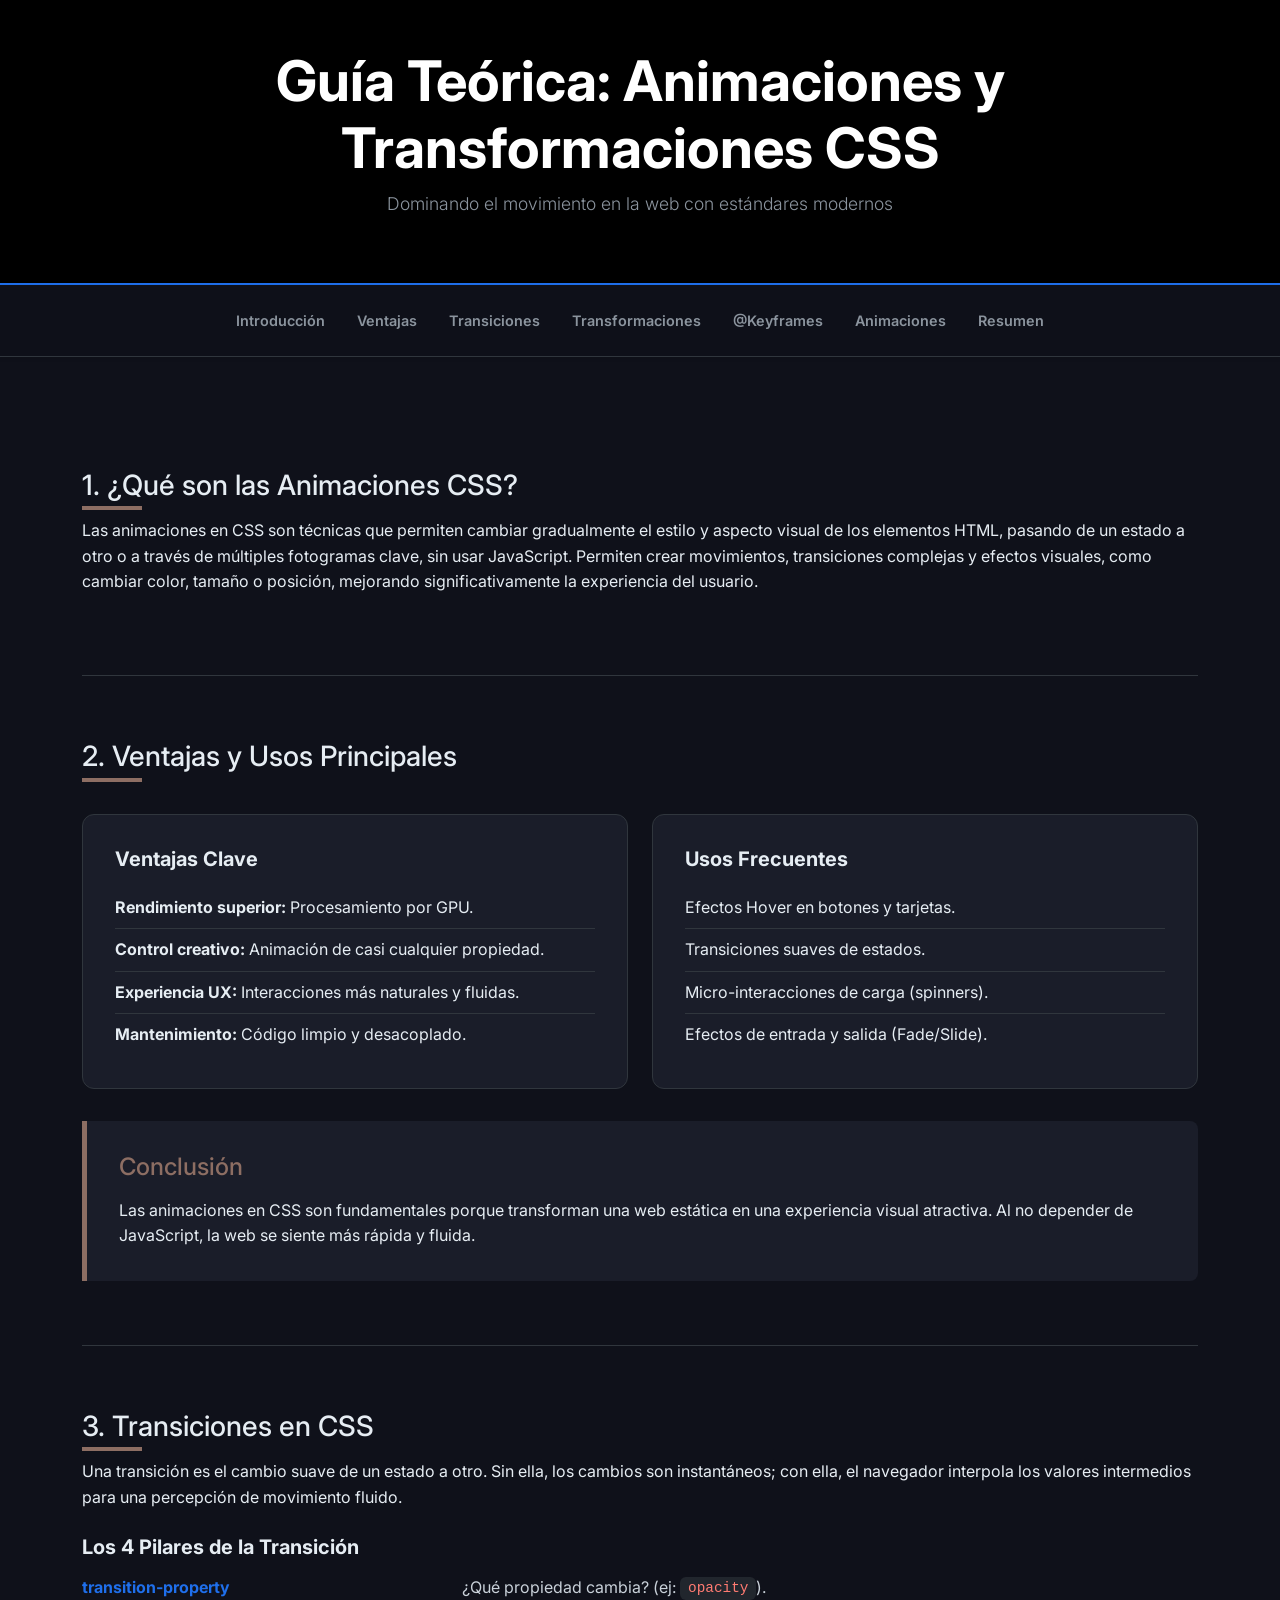
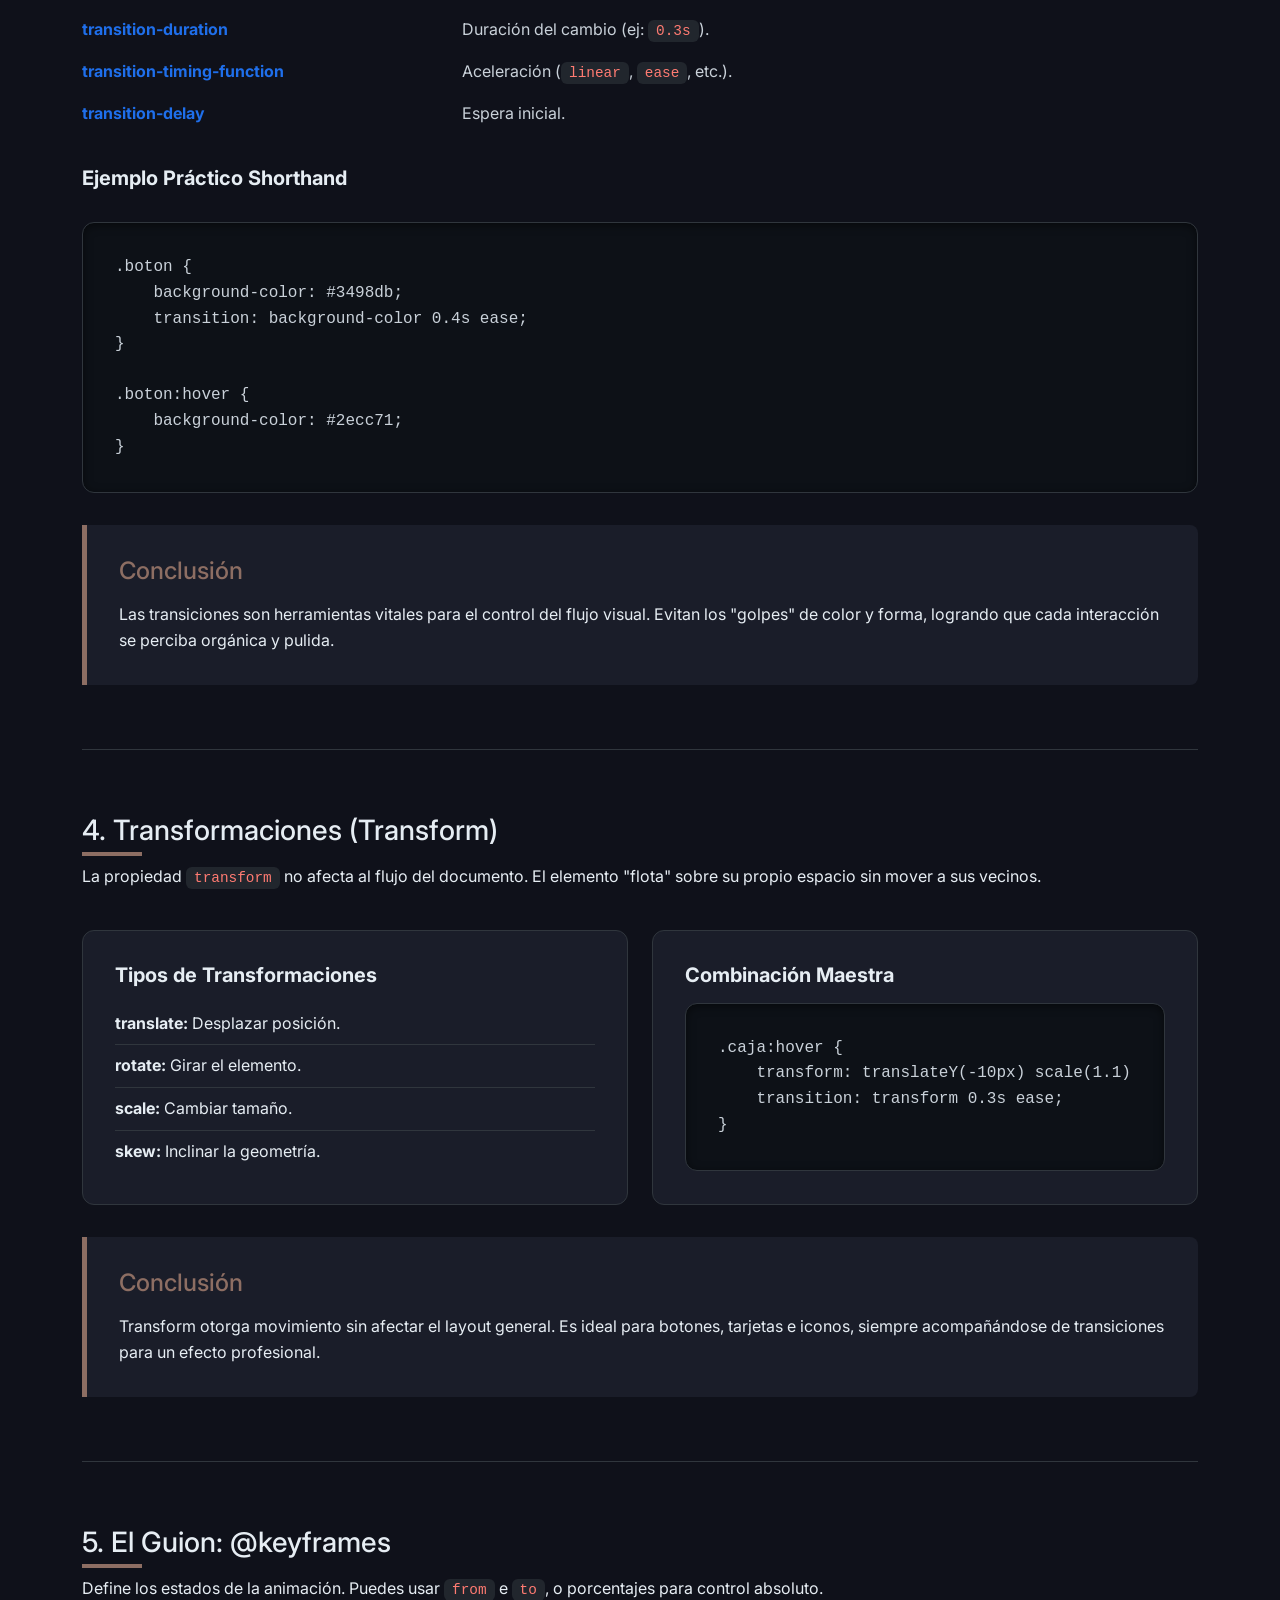
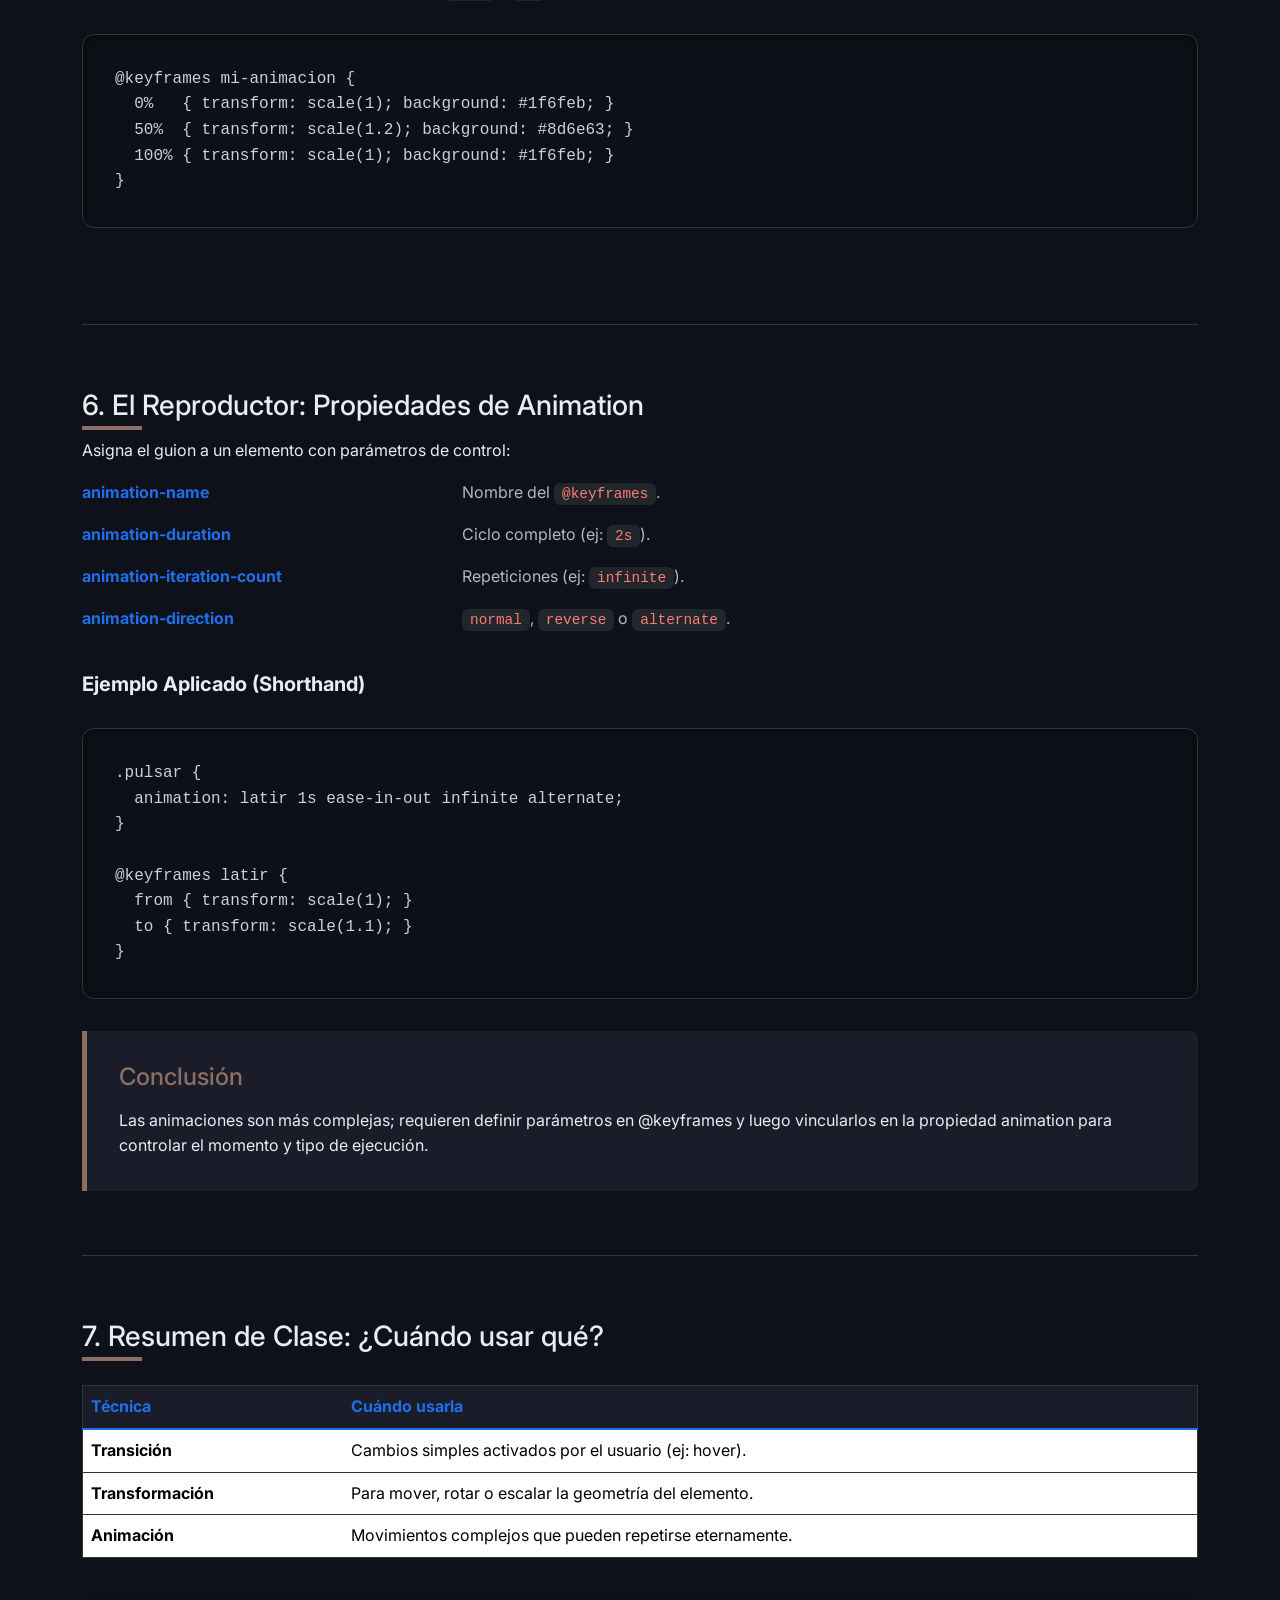
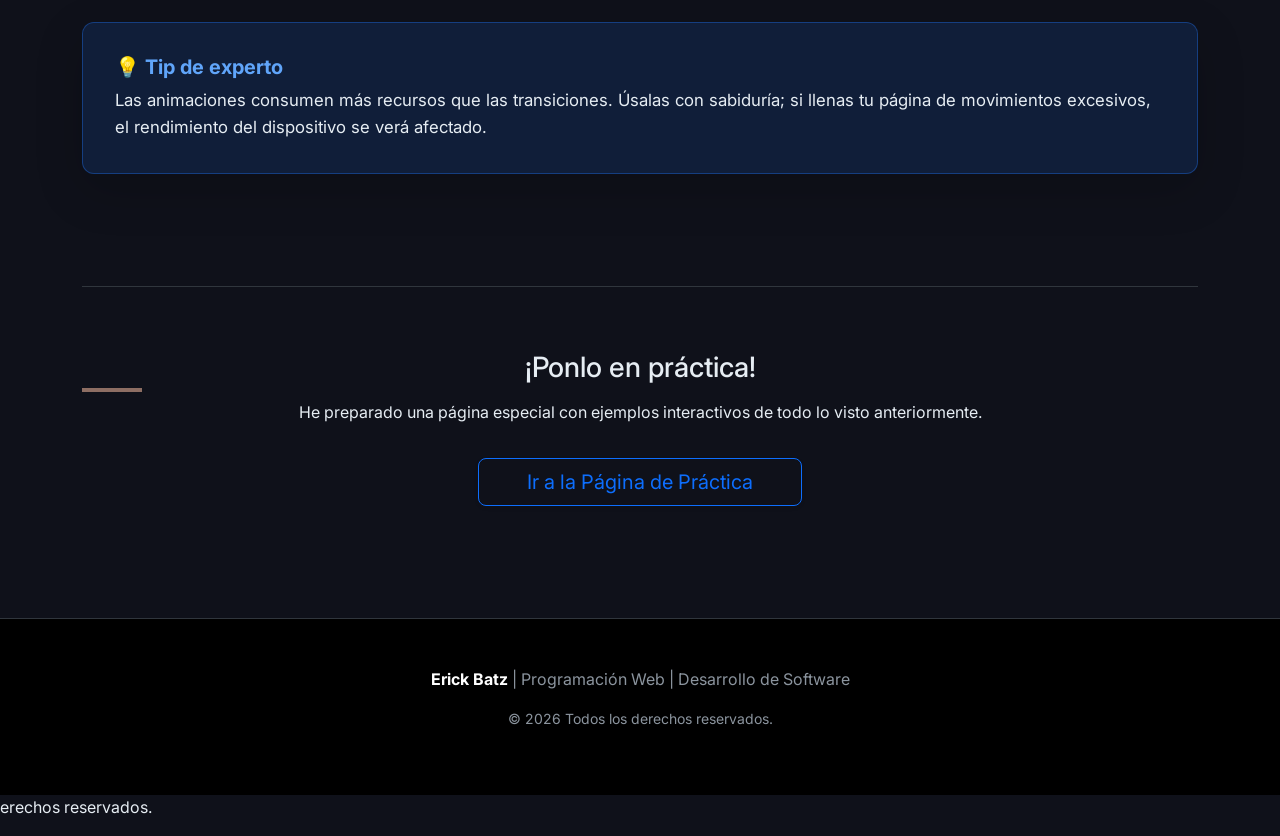
<file: index.html>
<!DOCTYPE html>
<html lang="es">

<head>
    <meta charset="UTF-8">
    <meta name="viewport" content="width=device-width, initial-scale=1.0">
    <meta name="description" content="Guía teórica completa sobre Animaciones, Transiciones y Transformaciones en CSS3. Aprende conceptos clave para el desarrollo web moderno.">
    <meta name="author" content="Erick Batz">
    <title>Documentación: Animaciones CSS - Erick Batz</title>
    
    <!-- Bootstrap 5 CDN -->
    <link href="https://cdn.jsdelivr.net/npm/bootstrap@5.3.0/dist/css/bootstrap.min.css" rel="stylesheet">
    
    <!-- Estilos y Fuentes -->
    <link rel="stylesheet" href="css/style.css">
    <link rel="preconnect" href="https://fonts.googleapis.com">
    <link rel="preconnect" href="https://fonts.gstatic.com" crossorigin>
    <link href="https://fonts.googleapis.com/css2?family=Inter:wght@300;400;600;800&display=swap" rel="stylesheet">
</head>

<body>
    <header class="py-5">
        <div class="container text-center">
            <h1 class="display-4 fw-bold">Guía Teórica: Animaciones y Transformaciones CSS</h1>
            <p class="subtitle lead">Dominando el movimiento en la web con estándares modernos</p>
        </div>
    </header>

    <nav class="sticky-top shadow-sm">
        <div class="container">
            <ul class="nav justify-content-center py-2">
                <li class="nav-item"><a class="nav-link" href="#intro">Introducción</a></li>
                <li class="nav-item"><a class="nav-link" href="#ventajas">Ventajas</a></li>
                <li><a class="nav-link" href="#transiciones">Transiciones</a></li>
                <li><a class="nav-link" href="#transformaciones">Transformaciones</a></li>
                <li><a class="nav-link" href="#keyframes">@Keyframes</a></li>
                <li><a class="nav-link" href="#animaciones">Animaciones</a></li>
                <li><a class="nav-link" href="#resumen">Resumen</a></li>
            </ul>
        </div>
    </nav>

    <main class="container my-5">
        <!-- SECCIÓN 1: INTRODUCCIÓN -->
        <section id="intro">
            <h2 class="h3">1. ¿Qué son las Animaciones CSS?</h2>
            <p>
                Las animaciones en CSS son técnicas que permiten cambiar gradualmente el estilo y aspecto visual de los
                elementos HTML, pasando de un estado a otro o a través de múltiples fotogramas clave, sin usar
                JavaScript. Permiten crear movimientos, transiciones complejas y efectos visuales, como cambiar color,
                tamaño o posición, mejorando significativamente la experiencia del usuario.
            </p>
        </section>

        <!-- SECCIÓN 2: VENTAJAS Y USOS -->
        <section id="ventajas">
            <h2 class="h3">2. Ventajas y Usos Principales</h2>
            <div class="row g-4 mt-2">
                <div class="col-md-6">
                    <article class="grid-article">
                        <h3 class="h5 fw-bold mb-3">Ventajas Clave</h3>
                        <ul class="list-group list-group-flush">
                            <li class="list-group-item px-0"><strong>Rendimiento superior:</strong> Procesamiento por GPU.</li>
                            <li class="list-group-item px-0"><strong>Control creativo:</strong> Animación de casi cualquier propiedad.</li>
                            <li class="list-group-item px-0"><strong>Experiencia UX:</strong> Interacciones más naturales y fluidas.</li>
                            <li class="list-group-item px-0"><strong>Mantenimiento:</strong> Código limpio y desacoplado.</li>
                        </ul>
                    </article>
                </div>
                <div class="col-md-6">
                    <article class="grid-article">
                        <h3 class="h5 fw-bold mb-3">Usos Frecuentes</h3>
                        <ul class="list-group list-group-flush">
                            <li class="list-group-item px-0">Efectos Hover en botones y tarjetas.</li>
                            <li class="list-group-item px-0">Transiciones suaves de estados.</li>
                            <li class="list-group-item px-0">Micro-interacciones de carga (spinners).</li>
                            <li class="list-group-item px-0">Efectos de entrada y salida (Fade/Slide).</li>
                        </ul>
                    </article>
                </div>
            </div>

            <div class="conclusion-box">
                <h4>Conclusión</h4>
                <p class="mb-0">
                    Las animaciones en CSS son fundamentales porque transforman una web estática en una experiencia visual atractiva. Al no depender de JavaScript, la web se siente más rápida y fluida.
                </p>
            </div>
        </section>

        <!-- SECCIÓN 3: TRANSICIONES -->
        <section id="transiciones">
            <h2 class="h3">3. Transiciones en CSS</h2>
            <p>
                Una transición es el cambio suave de un estado a otro. Sin ella, los cambios son instantáneos;
                con ella, el navegador interpola los valores intermedios para una percepción de movimiento fluido.
            </p>

            <h3 class="h5 mt-4 fw-bold">Los 4 Pilares de la Transición</h3>
            <dl class="row mt-3">
                <dt class="col-sm-4">transition-property</dt>
                <dd class="col-sm-8">¿Qué propiedad cambia? (ej: <code>opacity</code>).</dd>

                <dt class="col-sm-4">transition-duration</dt>
                <dd class="col-sm-8">Duración del cambio (ej: <code>0.3s</code>).</dd>

                <dt class="col-sm-4">transition-timing-function</dt>
                <dd class="col-sm-8">Aceleración (<code>linear</code>, <code>ease</code>, etc.).</dd>

                <dt class="col-sm-4">transition-delay</dt>
                <dd class="col-sm-8">Espera inicial.</dd>
            </dl>

            <article id="ejemplo-transicion" class="mt-4">
                <h3 class="h5 fw-bold">Ejemplo Práctico Shorthand</h3>
                <div class="code-block">
                    <pre><code>.boton {
    background-color: #3498db;
    transition: background-color 0.4s ease;
}

.boton:hover {
    background-color: #2ecc71;
}</code></pre>
                </div>
            </article>

            <div class="conclusion-box">
                <h4>Conclusión</h4>
                <p class="mb-0">
                    Las transiciones son herramientas vitales para el control del flujo visual. Evitan los "golpes" de color y forma, logrando que cada interacción se perciba orgánica y pulida.
                </p>
            </div>
        </section>

        <!-- SECCIÓN 4: TRANSFORMACIONES -->
        <section id="transformaciones">
            <h2 class="h3">4. Transformaciones (Transform)</h2>
            <p>
                La propiedad <code>transform</code> no afecta al flujo del documento. El elemento "flota" sobre su propio espacio sin mover a sus vecinos.
            </p>

            <div class="row g-4 mt-2">
                <div class="col-md-6">
                    <article class="grid-article">
                        <h3 class="h5 fw-bold mb-3">Tipos de Transformaciones</h3>
                        <ul class="list-group list-group-flush">
                            <li class="list-group-item px-0"><strong>translate:</strong> Desplazar posición.</li>
                            <li class="list-group-item px-0"><strong>rotate:</strong> Girar el elemento.</li>
                            <li class="list-group-item px-0"><strong>scale:</strong> Cambiar tamaño.</li>
                            <li class="list-group-item px-0"><strong>skew:</strong> Inclinar la geometría.</li>
                        </ul>
                    </article>
                </div>

                <div class="col-md-6">
                    <article class="grid-article">
                        <h3 class="h5 fw-bold mb-3">Combinación Maestra</h3>
                        <div class="code-block m-0">
                            <pre><code>.caja:hover {
    transform: translateY(-10px) scale(1.1);
    transition: transform 0.3s ease;
}</code></pre>
                        </div>
                    </article>
                </div>
            </div>

            <div class="conclusion-box">
                <h4>Conclusión</h4>
                <p class="mb-0">
                    Transform otorga movimiento sin afectar el layout general. Es ideal para botones, tarjetas e iconos, siempre acompañándose de transiciones para un efecto profesional.
                </p>
            </div>
        </section>

        <!-- SECCIÓN 5: @KEYFRAMES -->
        <section id="keyframes">
            <h2 class="h3">5. El Guion: @keyframes</h2>
            <p>
                Define los estados de la animación. Puedes usar <code>from</code> e <code>to</code>, o porcentajes para control absoluto.
            </p>
            <div class="code-block">
                <pre><code>@keyframes mi-animacion {
  0%   { transform: scale(1); background: #1f6feb; }
  50%  { transform: scale(1.2); background: #8d6e63; }
  100% { transform: scale(1); background: #1f6feb; }
}</code></pre>
            </div>
        </section>

        <!-- SECCIÓN 6: PROPIEDADES DE ANIMATION -->
        <section id="animaciones">
            <h2 class="h3">6. El Reproductor: Propiedades de Animation</h2>
            <p>Asigna el guion a un elemento con parámetros de control:</p>
            <dl class="row mt-3">
                <dt class="col-sm-4">animation-name</dt>
                <dd class="col-sm-8 text-muted">Nombre del <code>@keyframes</code>.</dd>
                <dt class="col-sm-4">animation-duration</dt>
                <dd class="col-sm-8 text-muted">Ciclo completo (ej: <code>2s</code>).</dd>
                <dt class="col-sm-4">animation-iteration-count</dt>
                <dd class="col-sm-8 text-muted">Repeticiones (ej: <code>infinite</code>).</dd>
                <dt class="col-sm-4">animation-direction</dt>
                <dd class="col-sm-8 text-muted"><code>normal</code>, <code>reverse</code> o <code>alternate</code>.</dd>
            </dl>

            <article class="mt-4">
                <h3 class="h5 fw-bold">Ejemplo Aplicado (Shorthand)</h3>
                <div class="code-block">
                    <pre><code>.pulsar {
  animation: latir 1s ease-in-out infinite alternate;
}

@keyframes latir {
  from { transform: scale(1); }
  to { transform: scale(1.1); }
}</code></pre>
                </div>
            </article>

            <div class="conclusion-box">
                <h4>Conclusión</h4>
                <p class="mb-0">
                    Las animaciones son más complejas; requieren definir parámetros en @keyframes y luego vincularlos en la propiedad animation para controlar el momento y tipo de ejecución.
                </p>
            </div>
        </section>

        <!-- SECCIÓN 7: RESUMEN COMPARATIVO -->
        <section id="resumen">
            <h2 class="h3">7. Resumen de Clase: ¿Cuándo usar qué?</h2>
            <div class="table-responsive">
                <table class="table table-hover border mt-3">
                    <thead>
                        <tr>
                            <th>Técnica</th>
                            <th>Cuándo usarla</th>
                        </tr>
                    </thead>
                    <tbody>
                        <tr>
                            <td><strong>Transición</strong></td>
                            <td>Cambios simples activados por el usuario (ej: hover).</td>
                        </tr>
                        <tr>
                            <td><strong>Transformación</strong></td>
                            <td>Para mover, rotar o escalar la geometría del elemento.</td>
                        </tr>
                        <tr>
                            <td><strong>Animación</strong></td>
                            <td>Movimientos complejos que pueden repetirse eternamente.</td>
                        </tr>
                    </tbody>
                </table>
            </div>

            <div class="expert-tip shadow-lg">
                <h3 class="h5 fw-bold">💡 Tip de experto</h3>
                <p class="mb-0 text-muted">
                    Las animaciones consumen más recursos que las transiciones. Úsalas con sabiduría; si llenas tu página de movimientos excesivos, el rendimiento del dispositivo se verá afectado.
                </p>
            </div>
        </section>
        <!-- SECCIÓN DE PRÁCTICA -->
        <section id="practica" class="text-center">
            <h2 class="h3">¡Ponlo en práctica!</h2>
            <p>He preparado una página especial con ejemplos interactivos de todo lo visto anteriormente.</p>
            <a href="pagina-practica-animaciones.html" class="btn btn-outline-primary btn-lg mt-3 shadow-sm px-5">Ir a la Página de Práctica</a>
        </section>
    </main>

    <footer class="py-5">
        <div class="container">
            <p><strong>Erick Batz</strong> | Programación Web | Desarrollo de Software</p>
            <p class="copyright small">&copy; 2026 Todos los derechos reservados.</p>
        </div>
    </footer>
</body>

</html>erechos reservados.</p>
        </div>
    </footer>
</body>

</html>
</file>
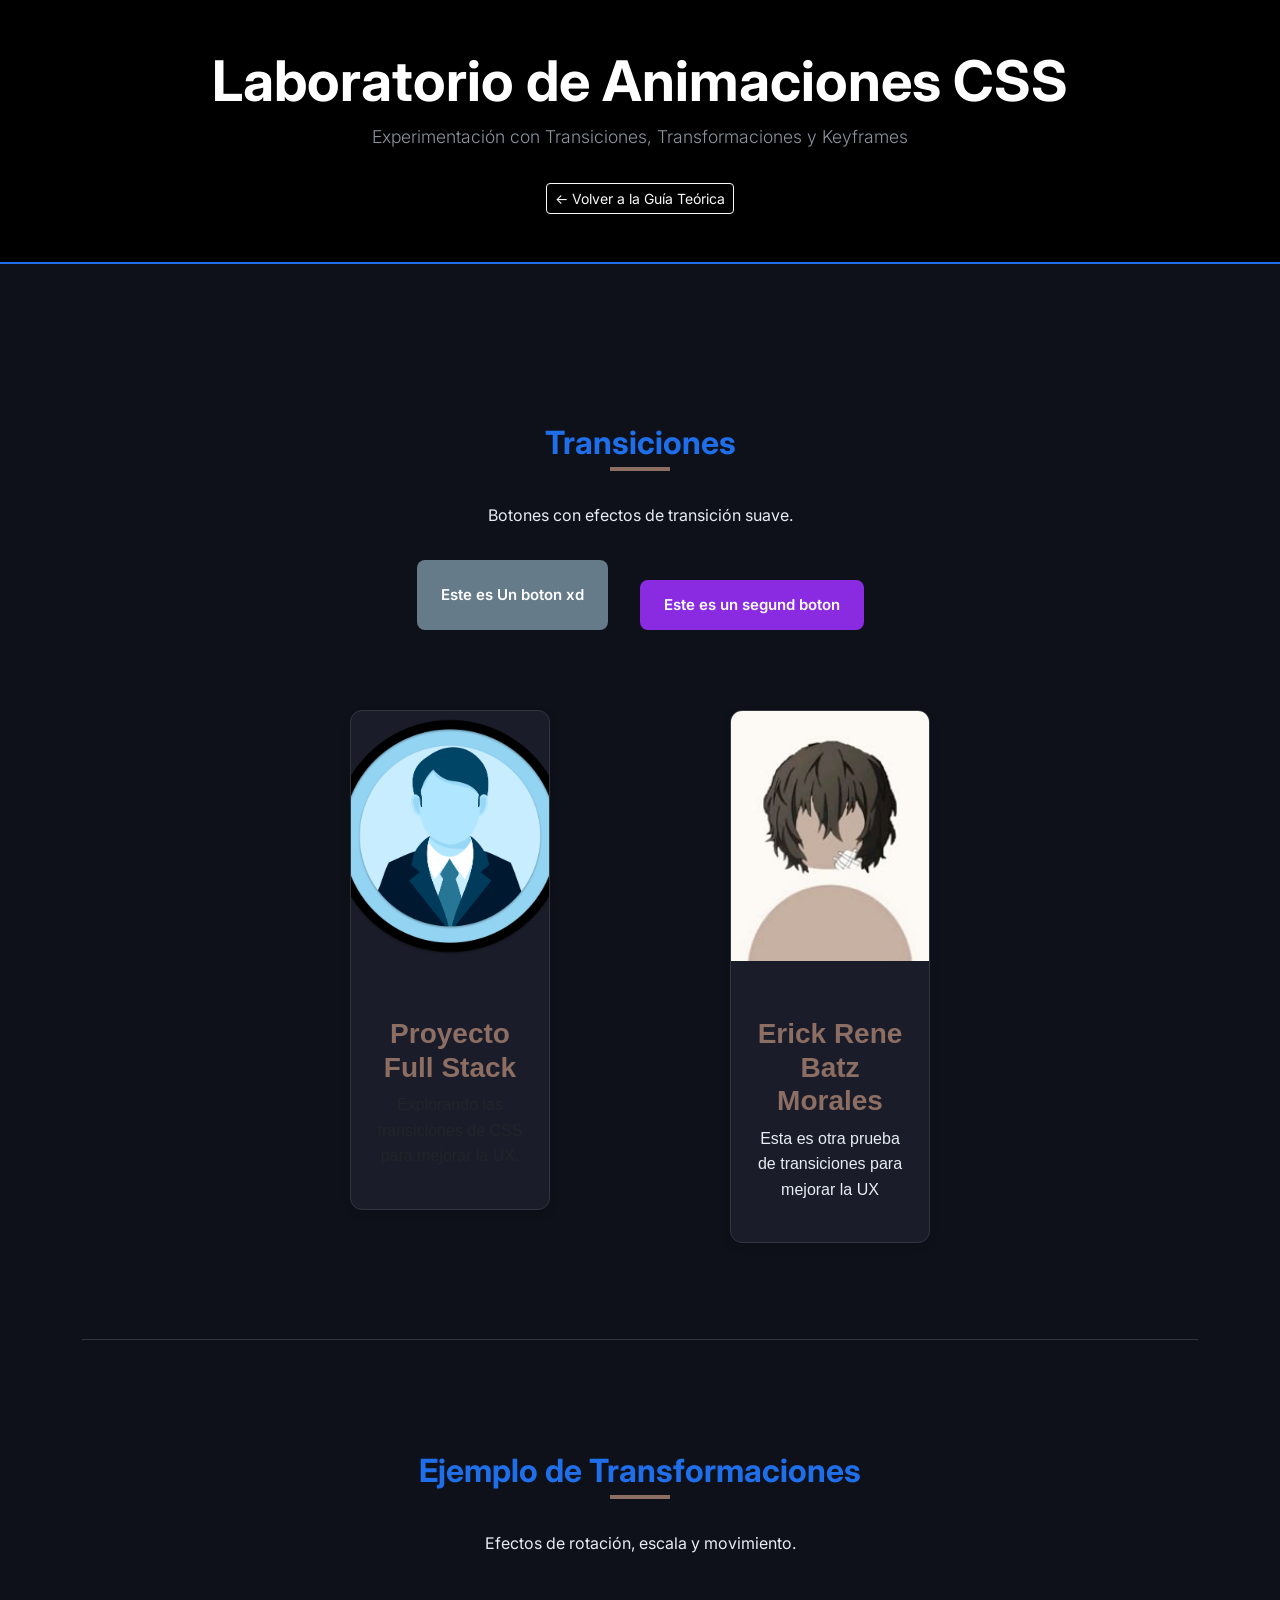
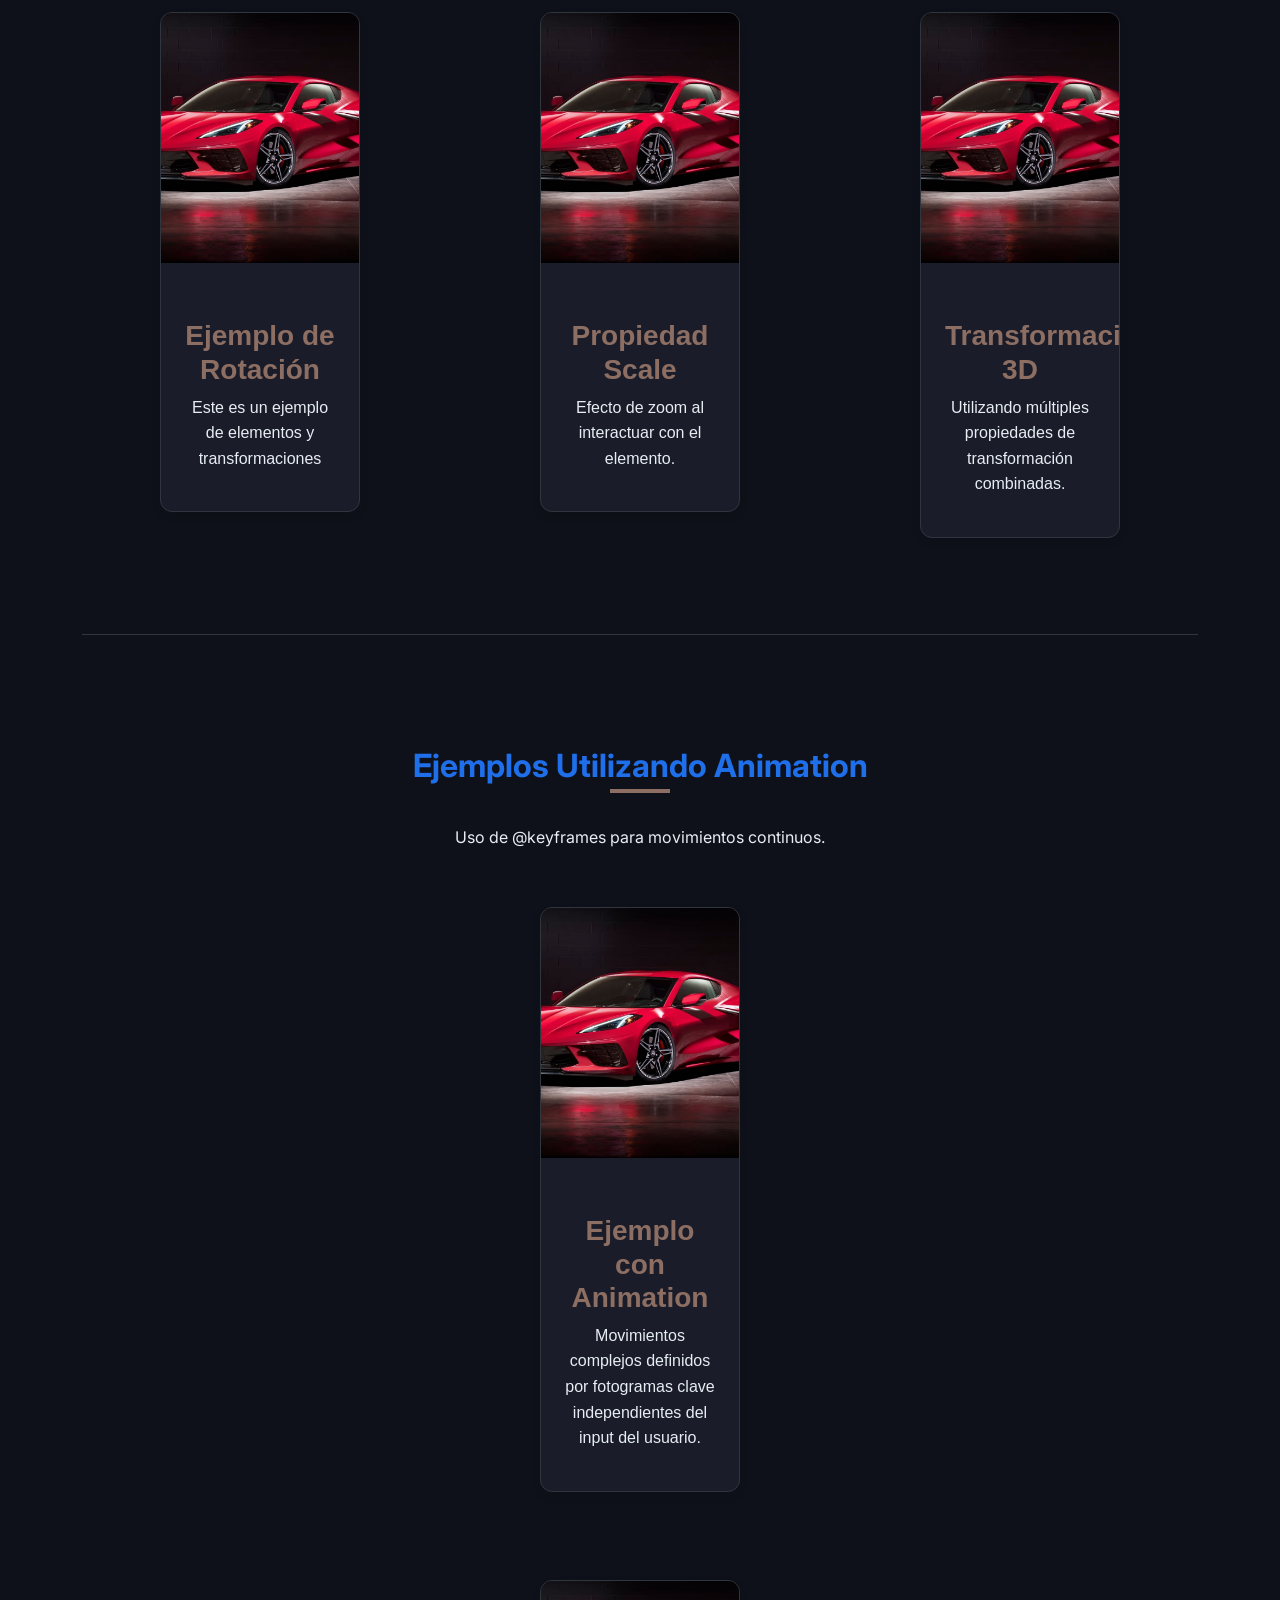
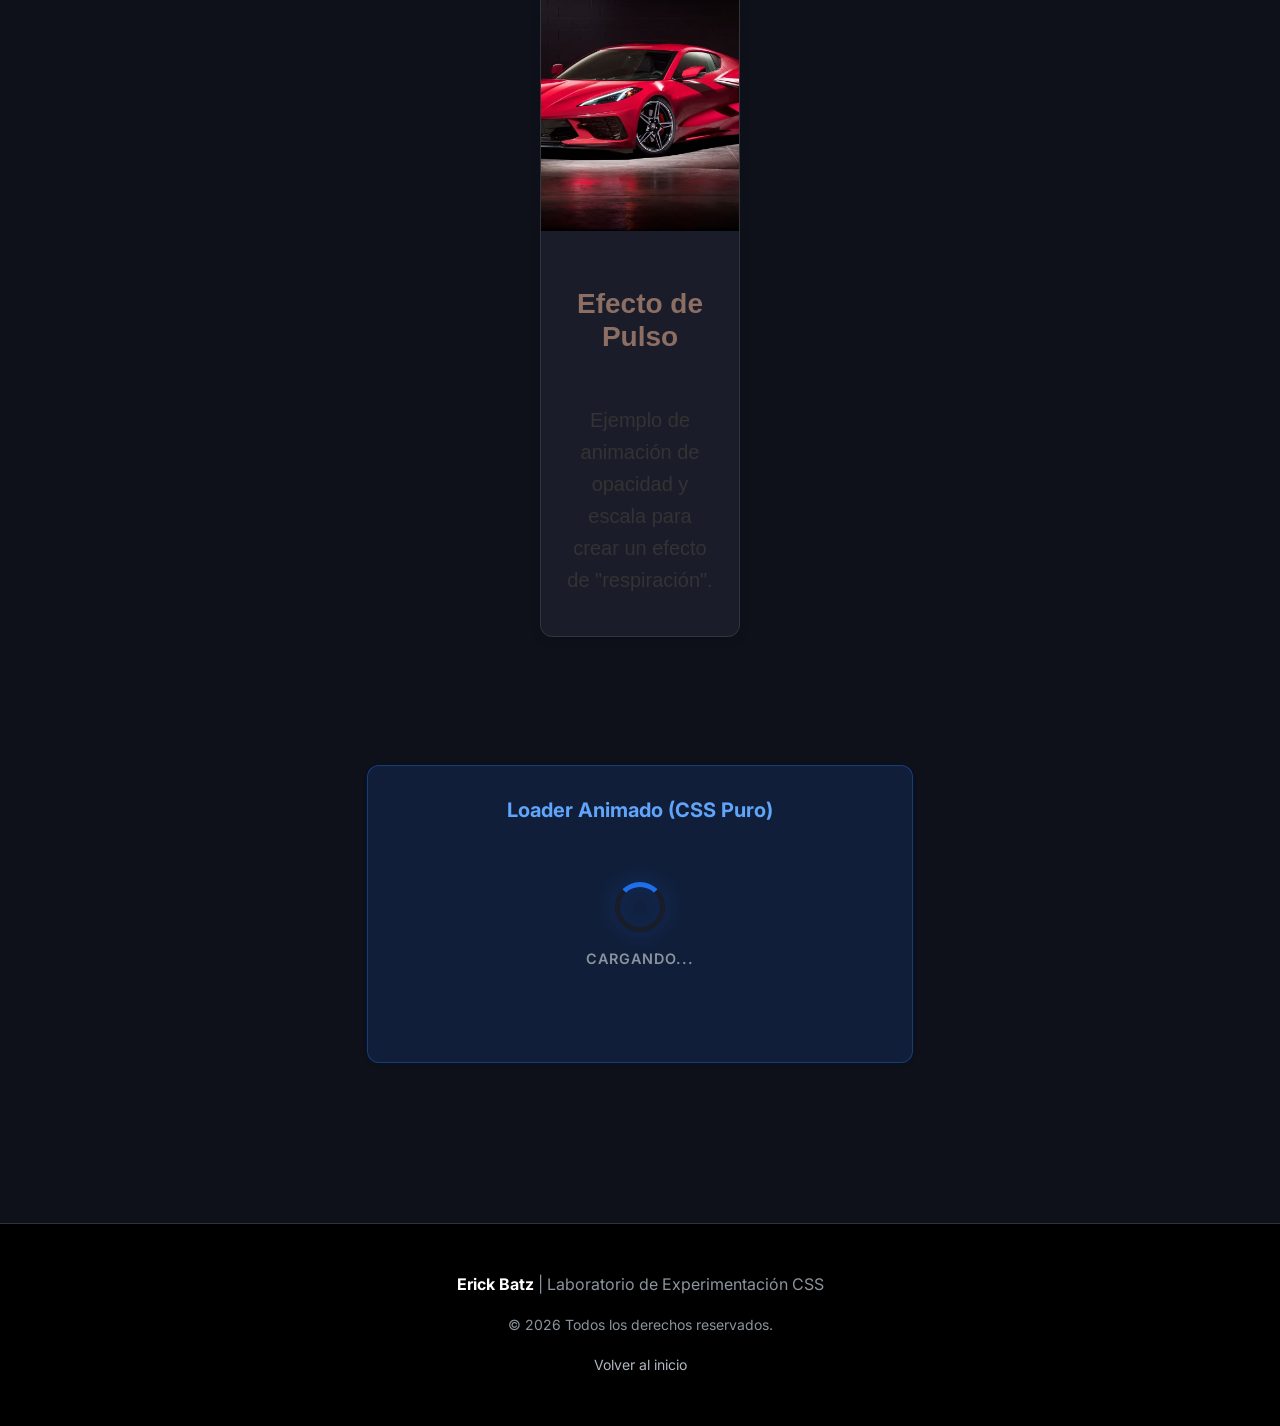
<file: pagina-practica-animaciones.html>
<!DOCTYPE html>
<html lang="es">

<head>
    <meta charset="UTF-8">
    <meta name="viewport" content="width=device-width, initial-scale=1.0">
    <title>Laboratorio: Práctica de Animaciones CSS</title>

    <!-- Bootstrap 5 CDN -->
    <link href="https://cdn.jsdelivr.net/npm/bootstrap@5.3.0/dist/css/bootstrap.min.css" rel="stylesheet">

    <!-- Estilos del proyecto -->
    <link rel="stylesheet" href="css/style.css">

    <!-- Fuentes (igual que index.html) -->
    <link rel="preconnect" href="https://fonts.googleapis.com">
    <link rel="preconnect" href="https://fonts.gstatic.com" crossorigin>
    <link href="https://fonts.googleapis.com/css2?family=Inter:wght@300;400;600;800&display=swap" rel="stylesheet">

    <!-- Tus estilos específicos para animaciones -->
    <!-- Nota: He mantenido estos enlaces ya que son los que contienen la lógica de tus animaciones -->
    <link rel="stylesheet" href="css/trasiciones.css">
    <link rel="stylesheet" href="css/transformaciones.css">
    <link rel="stylesheet" href="css/animaciones.css">

    <style>
        /* Ajustes específicos para centrar y pulir esta página */
        .card,
        .card-2,
        .card-tran,
        .card-tran-2,
        .card-tran-3,
        .card-animation,
        .card-opacity {
            margin: 2rem auto;
            max-width: 400px;
            /* Tamaño máximo para que no se estiren demasiado en pantallas grandes */
            background-color: var(--surface-color);
            border: 1px solid var(--border-color);
            border-radius: 12px;
            overflow: hidden;
            text-align: center;
        }

        .card img,
        .card-2 img,
        .card-tran img,
        .card-tran-2 img,
        .card-tran-3 img,
        .card-animation img,
        .card-opacity img {
            width: 100%;
            height: 250px;
            object-fit: cover;
        }

        .card-content,
        .card-content-2,
        .card-content-tran,
        .card-content-tran-2,
        .card-content-tran-3,
        .card-content-animation,
        .card-content-opacity {
            padding: 1.5rem;
        }

        h2 {
            margin-top: 3rem;
            margin-bottom: 2rem;
            text-align: center;
        }

        h2::after {
            left: 50%;
            transform: translateX(-50%);
        }

        .btn-container {
            display: flex;
            justify-content: center;
            gap: 2rem;
            margin: 2rem 0;
        }

        /* Tus botones originales con algo de padding extra para Bootstrap */
        .btn-transicion,
        .btn-transicion-2 {
            padding: 0.8rem 1.5rem;
            border-radius: 8px;
            cursor: pointer;
            border: none;
            font-weight: 600;
        }
    </style>
</head>

<body>
    <header class="py-5">
        <div class="container text-center">
            <h1 class="display-4 fw-bold">Laboratorio de Animaciones CSS</h1>
            <p class="subtitle lead">Experimentación con Transiciones, Transformaciones y Keyframes</p>
            <a href="index.html" class="btn btn-outline-light btn-sm mt-3">← Volver a la Guía Teórica</a>
        </div>
    </header>

    <main class="container py-5">

        <!-- SECCIÓN 1: TRANSICIONES -->
        <section class="text-center">
            <h2>Transiciones</h2>
            <p class="mb-4">Botones con efectos de transición suave.</p>

            <div class="btn-container">
                <button class="btn-transicion">
                    Este es Un boton xd
                </button>
                <button class="btn-transicion-2">
                    Este es un segund boton
                </button>
            </div>

            <div class="row justify-content-center mt-5">
                <div class="col-md-6 col-lg-4">
                    <div class="card">
                        <img src="image/card-user.webp" alt="Preview">
                        <div class="card-content">
                            <h3>Proyecto Full Stack</h3>
                            <p>Explorando las transiciones de CSS para mejorar la UX.</p>
                        </div>
                    </div>
                </div>
                <div class="col-md-6 col-lg-4">
                    <div class="card-2">
                        <img src="image/user-anime.jpg" alt="user">
                        <div class="card-content-2">
                            <h3>Erick Rene Batz Morales</h3>
                            <p>Esta es otra prueba de transiciones para mejorar la UX</p>
                        </div>
                    </div>
                </div>
            </div>
        </section>

        <!-- SECCIÓN 2: TRANSFORMACIONES -->
        <section class="text-center">
            <h2>Ejemplo de Transformaciones</h2>
            <p class="mb-4">Efectos de rotación, escala y movimiento.</p>

            <div class="row justify-content-center g-4">
                <div class="col-md-6 col-lg-4">
                    <div class="card-tran">
                        <img src="image/caro.avif" alt="image">
                        <div class="card-content-tran">
                            <h3>Ejemplo de Rotación</h3>
                            <p>Este es un ejemplo de elementos y transformaciones</p>
                        </div>
                    </div>
                </div>

                <div class="col-md-6 col-lg-4">
                    <div class="card-tran-2">
                        <img src="image/caro.avif" alt="" class="image-scale">
                        <div class="card-content-tran-2">
                            <h3>Propiedad Scale</h3>
                            <p>Efecto de zoom al interactuar con el elemento.</p>
                        </div>
                    </div>
                </div>

                <div class="col-md-6 col-lg-4">
                    <div class="card-tran-3">
                        <img src="image/caro.avif" alt="">
                        <div class="card-content-tran-3">
                            <h3>Transformación 3D</h3>
                            <p>Utilizando múltiples propiedades de transformación combinadas.</p>
                        </div>
                    </div>
                </div>
            </div>
        </section>

        <!-- SECCIÓN 3: ANIMACIONES -->
        <section class="text-center">
            <h2>Ejemplos Utilizando Animation</h2>
            <p class="mb-4">Uso de @keyframes para movimientos continuos.</p>

            <div class="row justify-content-center">
                <div class="col-md-8 col-lg-6">
                    <div class="card-animation">
                        <img src="image/caro.avif" alt="">
                        <div class="card-content-animation">
                            <h3>Ejemplo con Animation</h3>
                            <p>
                                Movimientos complejos definidos por fotogramas clave independientes del input del
                                usuario.
                            </p>
                        </div>
                    </div>
                </div>
            </div>

            <div class="row justify-content-center mt-4">
                <div class="col-md-8 col-lg-6">
                    <div class="card-opacity">
                        <img src="image/caro.avif" alt="">
                        <div class="card-content-opacity">
                            <h3>Efecto de Pulso</h3>
                            <p class="texto-pulso">
                                Ejemplo de animación de opacidad y escala para crear un efecto de "respiración".
                            </p>
                        </div>
                    </div>
                </div>
            </div>

            <!-- Loader Animado Agregado -->
            <div class="row justify-content-center mt-5">
                <div class="col-md-8 col-lg-6">
                    <div class="expert-tip shadow-sm">
                        <h3 class="h5 fw-bold mb-3">Loader Animado (CSS Puro)</h3>
                        <div class="loader-container">
                            <div class="loader"></div>
                            <div class="loader-text">Cargando...</div>
                        </div>
                    </div>
                </div>
            </div>
        </section>

    </main>

    <footer class="py-5">
        <div class="container">
            <p><strong>Erick Batz</strong> | Laboratorio de Experimentación CSS</p>
            <p class="copyright small">&copy; 2026 Todos los derechos reservados.</p>
            <a href="index.html" class="text-decoration-none text-muted small">Volver al inicio</a>
        </div>
    </footer>

    <!-- Bootstrap Bundle JS -->
    <script src="https://cdn.jsdelivr.net/npm/bootstrap@5.3.0/dist/js/bootstrap.bundle.min.js"></script>
</body>

</html>
</file>
<file: css/style.css>
:root {
    --bg-color: #0f111a; /* Negro profundo azulado */
    --surface-color: #1a1d29; /* Gris muy oscuro para tarjetas */
    --text-color: #e6edf3; /* Gris muy claro para lectura */
    --text-muted: #8b949e;
    --navy-blue: #1f6feb; /* Azul brillante para contrastar en oscuro */
    --dark-brown: #8d6e63; /* Café claro para resaltar en oscuro */
    --border-color: #30363d;
    --code-bg: #0d1117; /* Fondo tipo GitHub Dark */
}

body {
    font-family: 'Inter', -apple-system, BlinkMacSystemFont, "Segoe UI", Roboto, sans-serif;
    background-color: var(--bg-color);
    color: var(--text-color);
    line-height: 1.6;
}

/* Header & Nav */
header {
    background-color: #000;
    color: white;
    padding: 4rem 0;
    border-bottom: 2px solid var(--navy-blue);
}

.header-content h1 {
    font-weight: 800;
    letter-spacing: -0.02em;
    color: #fff;
}

.subtitle {
    color: var(--text-muted);
    font-size: 1.1rem;
}

nav {
    background-color: rgba(15, 17, 26, 0.95);
    backdrop-filter: blur(10px);
    border-bottom: 1px solid var(--border-color);
    padding: 0.5rem 0;
}

nav .nav-link {
    color: var(--text-muted) !important;
    font-weight: 600;
    font-size: 0.9rem;
    transition: all 0.3s ease;
}

nav .nav-link:hover {
    color: var(--navy-blue) !important;
}

/* Main Content */
main {
    max-width: 900px;
    margin: 0 auto;
    padding: 0 1.5rem;
}

section {
    padding: 4rem 0;
    border-bottom: 1px solid var(--border-color);
}

section:last-of-type {
    border-bottom: none;
}

h2 {
    color: var(--navy-blue);
    font-weight: 700;
    margin-bottom: 2rem;
    position: relative;
    padding-bottom: 0.5rem;
}

h2::after {
    content: '';
    position: absolute;
    bottom: 0;
    left: 0;
    width: 60px;
    height: 4px;
    background-color: var(--dark-brown);
}

h3 {
    color: var(--dark-brown);
    font-weight: 600;
    margin-top: 2rem;
}

/* Code Blocks - FIXING READABILITY */
.code-block {
    background-color: var(--code-bg);
    border: 1px solid var(--border-color);
    border-radius: 12px;
    padding: 2rem;
    margin: 2rem 0;
    overflow-x: auto;
    box-shadow: inset 0 2px 10px rgba(0,0,0,0.5);
}

.code-block pre {
    margin: 0;
    color: #c9d1d9; /* Blanco hueso para máximo contraste */
    font-family: 'Consolas', 'Monaco', 'Courier New', monospace;
    font-size: 1rem;
    tab-size: 4;
}

/* Estilo para los tags de código dentro de texto */
code:not(pre code) {
    background-color: #21262d;
    color: #ff7b72; /* Color café/rojizo suave para destacar */
    padding: 0.2rem 0.5rem;
    border-radius: 6px;
    font-size: 0.9em;
}

/* Conclusion & Tips */
.conclusion-box {
    background-color: var(--surface-color);
    border-left: 5px solid var(--dark-brown);
    padding: 2rem;
    margin-top: 2rem;
    border-radius: 0 8px 8px 0;
}

.conclusion-box h4 {
    color: var(--dark-brown);
    margin-bottom: 1rem;
}

/* Texto Muted - Incrementando brillo para legibilidad */
.text-muted {
    color: #b0b8c1 !important;
}

/* Pilares de Transición (dt/dd) */
dt {
    color: var(--navy-blue);
    font-weight: 700;
}

dd {
    color: #c9d1d9;
    margin-bottom: 1rem;
}

/* Tip de experto - Mejorando contraste */
.expert-tip {
    background-color: rgba(31, 111, 235, 0.15);
    border: 1px solid rgba(31, 111, 235, 0.4);
    border-radius: 12px;
    padding: 2rem;
    margin: 3rem 0;
    box-shadow: 0 10px 30px rgba(0,0,0,0.3);
}

.expert-tip p {
    color: #e6edf3 !important; /* Texto principal brillante */
    font-size: 1.05rem;
}

.expert-tip h3 {
    margin-top: 0;
    color: #60a5fa; /* Azul más claro para resaltar */
}

/* Tables */
.table {
    color: var(--text-color) !important;
    border-color: var(--border-color) !important;
}

.table thead th {
    background-color: var(--surface-color) !important;
    color: var(--navy-blue) !important;
    border-bottom: 2px solid var(--navy-blue) !important;
}

.table-hover tbody tr:hover {
    background-color: rgba(255, 255, 255, 0.05) !important;
    color: #fff !important;
}

/* Footer */
footer {
    background-color: #000;
    color: var(--text-muted);
    text-align: center;
    padding: 5rem 0;
    border-top: 1px solid var(--border-color);
}

footer strong {
    color: #fff;
}

/* Layout for Advantages */
.grid-article {
    background-color: var(--surface-color);
    border: 1px solid var(--border-color);
    padding: 2rem;
    border-radius: 12px;
    height: 100%;
}

.list-group-item {
    background-color: transparent !important;
    color: var(--text-color) !important;
    border-color: var(--border-color) !important;
}
</file>
<file: css/trasiciones.css>
/* TRANSICIONES */
.btn-transicion {
    /* Estilos iniciales */
    background-color: #657b89;
    /* Azul */
    color: white;
    padding: 10px 20px;
    border: none;
    border-radius: 8px;
    cursor: pointer;
    font-size: 15px;

    /* LA CLAVE: La transición */
    /* Propiedad | Duración | Curva de tiempo */
    transition: background-color 3s ease;
}

/* Estado final al pasar el cursor */
.btn-transicion:hover {
    background-color: #4b0ee6;
    /* Cambia a verde */
}

.btn-transicion-2 {
    background-color: blueviolet;
    color: white;
    padding: 10px 15px;
    margin-top: 20px;
    border: none;
    border-radius: 5px;
    cursor: pointer;
    font-size: 15px;
    transition: background-color 3s ease;
}

.btn-transicion-2:hover {
    background-color: #ea08f2;
}


/*creamos el primer card*/
.card {
    width: 200px;
    margin-top: 20px;
    background-color: #41ad25;
    border-radius: 15px;
    overflow: hidden;
    /* Para que la imagen no se salga de las esquinas redondeadas */
    box-shadow: 0 4px 8px rgba(0, 0, 0, 0.1);

    /* EL SECRETO: Definimos la transición desde el estado inicial */
    /* Animamos 'transform' para el tamaño y 'box-shadow' para la profundidad */
    transition: transform 0.5s ease, box-shadow 0.5s ease;
    cursor: pointer;
}

/* Estado al pasar el cursor */
.card:hover {
    /* scale(1.05) aumenta el tamaño un 5%. 
     No uses valores muy altos (como 1.5) porque se verá brusco */
    transform: scale(1.05);

    /* Aumentamos la sombra para dar efecto de que la card "flota" hacia el usuario */
    box-shadow: 0 12px 24px rgba(0, 0, 0, 0.2);
}

/* Estilos extra para la imagen */
.card img {
    width: 100%;
    display: block;
}

.card-content {
    padding: 20px;
    font-family: sans-serif;
}

.card-2{
    width: 200px;
    margin-top: 10px;
    background-color: #657b89;
    border-radius: 10px;
    overflow: hidden;
    box-shadow: 0 4px 8px rgba(0, 0, 0, 0.1);

    transition: transform 0.5s ease, box-shadow 0.5s ease;
    cursor: pointer;
}
.card-2:hover{
    transform: scale(1.05);
    box-shadow: 0 16px 32px rgba(0, 0, 0, 0.2);
}
.card-2 img {
    width: 100%;
    display: block;
}
.card-content-2{
    padding: 20px;
    font-family: sans-serif;
}
</file>
<file: css/transformaciones.css>
/*Estos son ejemplos de como usar tranformaciones*/
.card-tran{
    width: 200px;
    margin-top: 20px;
    background-color: aliceblue;
    border-radius: 15px;
    overflow: hidden;
    box-shadow: 0 4px 8px rgba(0, 0, 0, 0.1);

    transition: transform 0.5s ease, box-shadow 0.5s ease;
    cursor:pointer;
}
.card-tran:hover{
    transform: rotate(10deg);
    box-shadow: 0 12px 16px rgba(0, 0, 0, 0.2);
}
.card-tran img{
    width: 100%;
    display: block;
}
.card-content-tran{
    padding: 20px;
    font-family: sans-serif;
}


/*creamos una segunda card para urilizar scale en la propiedad tranform*/
.card-tran-2{
    width: 200px;
    margin-top: 20px;
    background-color: aliceblue;
    border-radius: 15px;
    overflow: hidden;
    box-shadow: 0 4px 8px rgba(0, 0, 0, 0.1);

    transition: transform 0.5s ease, box-shadow 0.5s ease;
    cursor:pointer;
}
.card-tran-2:hover{
    transform: scale(1.1);
    box-shadow: 0 12px 24px rgba(0, 0, 0, 0.3);
}

.card-tran-2 img{
    width: 100%;
    display: block;
}
.card-content-tran-2{
    padding: 20px;
    font-family: sans-serif;
}

/*creamos un tercer card para la funcion translate*/
.card-tran-3{
    width: 200px;
    margin-top: 20px;
    background-color: aliceblue;
    border-radius: 15px;
    overflow: hidden;
    box-shadow: 0 4px 8px rgba(0, 0, 0, 0.1);

    transition: all 0.5s ease;
    cursor:pointer;
}
.card-tran-3:hover{
    transform:translate(30px);
    box-shadow: 0 12px 24px rgba(0, 0, 0, 0.3);
}

.card-tran-3 img{
    width: 100%;
    display: block;
}
.card-content-tran-3{
    padding: 20px;
    font-family: sans-serif;
}
</file>
<file: css/animaciones.css>
/*cramos las animaciones para nuestra pagina*/
@keyframes flotar {
    0% {
        transform: translateY(0);
    }

    50% {
        transform: translateY(-20px);
    }

    100% {
        transform: translateY(0);
    }
}

.card-animation {
    width: 200px;
    margin-top: 20px;
    background-color: aliceblue;
    border-radius: 15px;
    overflow: hidden;
    box-shadow: 0 4px 8px rgba(0, 0, 0, 0.1);
    animation: flotar 3s ease-in infinite;
}

.card-animation img {
    width: 100%;
    display: block;
}

.card-content-animation {
    padding: 10px;
    font-family: sans-serif;
}

@keyframes aparicionPulso {
    0% {
        opacity: 0;
    }

    50% {
        opacity: 1;
    }

    100% {
        opacity: 0;
    }
}

.card-opacity {
    width: 200px;
    margin-top: 20px;
    background-color: aliceblue;
    border-radius: 15px;
    overflow: hidden;
    box-shadow: 0 4px 8px rgba(0, 0, 0, 0.1);

}

.card-opacity img {
    width: 100%;
    display: block;
}

.card-content-opacity {
    padding: 10px;
    font-family: sans-serif;
}

.texto-pulso {
    font-family: sans-serif;
    font-size: 20px;
    color: #333;
    text-align: center;
    margin-top: 50px;

    animation: aparicionPulso 2s ease infinite;
}

/* Loader Animado */
.loader-container {
    display: flex;
    flex-direction: column;
    align-items: center;
    justify-content: center;
    padding: 40px;
    margin: 20px auto;
}

.loader {
    width: 50px;
    height: 50px;
    border: 5px solid var(--surface-color, #1a1d29);
    border-top: 5px solid var(--navy-blue, #1f6feb);
    border-radius: 50%;
    animation: girar 1s linear infinite;
    filter: drop-shadow(0 0 10px rgba(31, 111, 235, 0.4));
}

.loader-text {
    margin-top: 15px;
    color: var(--text-muted, #8b949e);
    font-size: 0.9rem;
    font-weight: 600;
    letter-spacing: 1px;
    text-transform: uppercase;
    animation: parpadeo 1.5s ease-in-out infinite;
}

@keyframes girar {
    0% {
        transform: rotate(0deg);
    }

    100% {
        transform: rotate(360deg);
    }
}

@keyframes parpadeo {

    0%,
    100% {
        opacity: 0.5;
    }

    50% {
        opacity: 1;
    }
}
</file>
